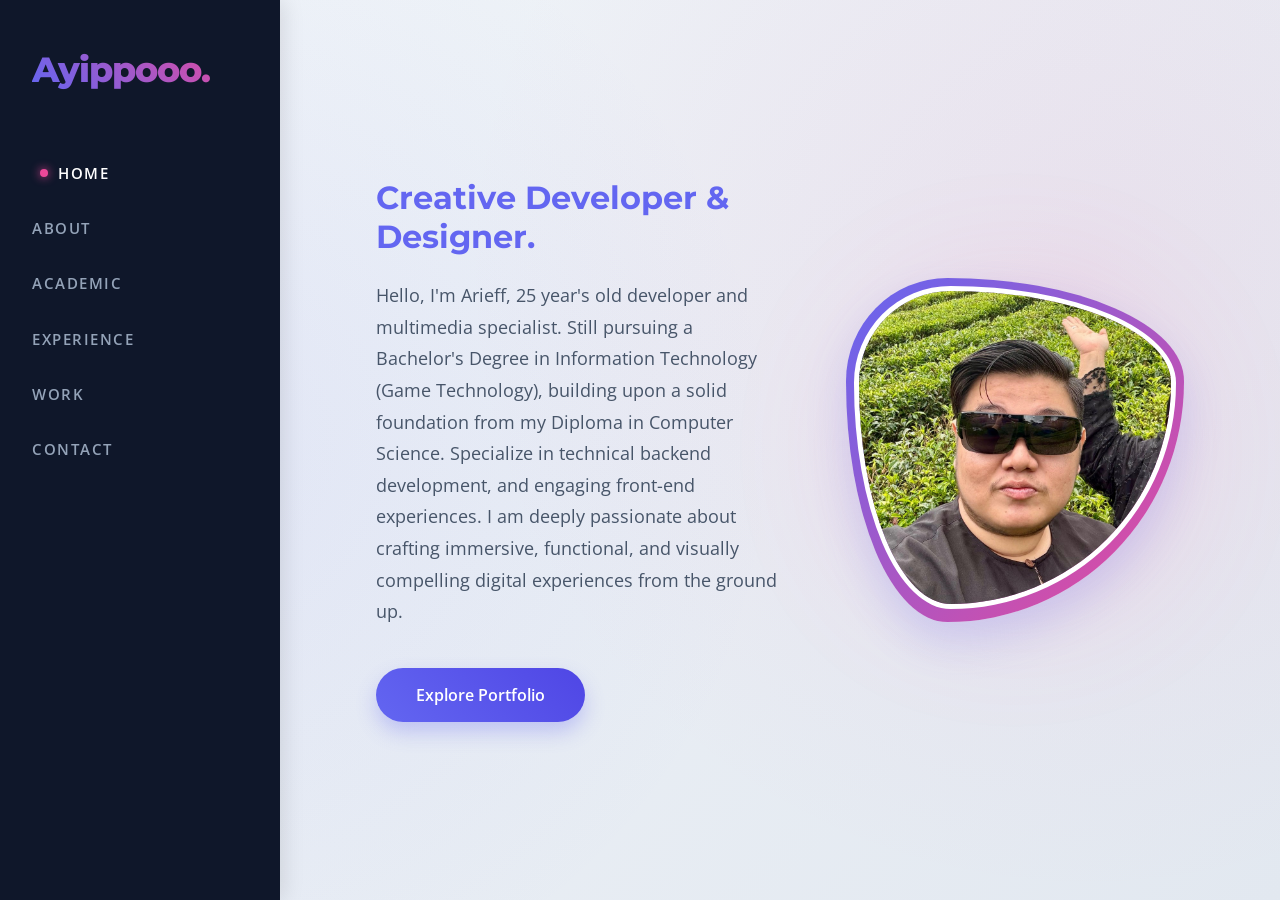
<file: portfolio/index.html>
<!DOCTYPE html>
<html lang="en">
<head>
    <meta charset="UTF-8">
    <meta name="viewport" content="width=device-width, initial-scale=1.0">
    <title>Home | Arieff</title>
    <link rel="stylesheet" href="style.css">
    <link href="https://fonts.googleapis.com/css2?family=Montserrat:wght@600;800&family=Open+Sans:wght@300;400;600&display=swap" rel="stylesheet">
</head>
<body>

    <aside class="sidebar">
        <div class="logo">Ayippooo.</div>
        <div class="hamburger">
            <span></span><span></span><span></span>
        </div>
        <ul class="nav-links">
            <li><a href="index.html" class="active">Home</a></li>
            <li><a href="about.html">About</a></li>
            <li><a href="academic.html">Academic</a></li>
            <li><a href="experience.html">Experience</a></li>
            <li><a href="work.html">Work</a></li>
            <li><a href="contact.html">Contact</a></li>
        </ul>
    </aside>

    <main class="content">
        <section class="hero reveal">
            <div class="hero-layout">
                <div class="hero-text">
                    <h2>Creative Developer & Designer.</h2>
                    <p>Hello, I'm Arieff, 25 year's old developer and multimedia specialist. Still pursuing a Bachelor's Degree in Information Technology (Game Technology), building upon a solid foundation from my Diploma in Computer Science. Specialize in technical backend development, and engaging front-end experiences. I am deeply passionate about crafting immersive, functional, and visually compelling digital experiences from the ground up.</p>
                    <div class="hero-actions">
                        <a href="work.html" class="btn-primary">Explore Portfolio</a>
                    </div>
                </div>
                
                <div class="hero-image-container">
                    <div class="profile-placeholder">
                        <img src="images/photo_2026-06-05_21-26-57.jpg" alt="Arieff Profile">
                    </div>
                </div>
            </div>
        </section>
    </main>

    <script src="script.js"></script>
</body>
</html>
</file>
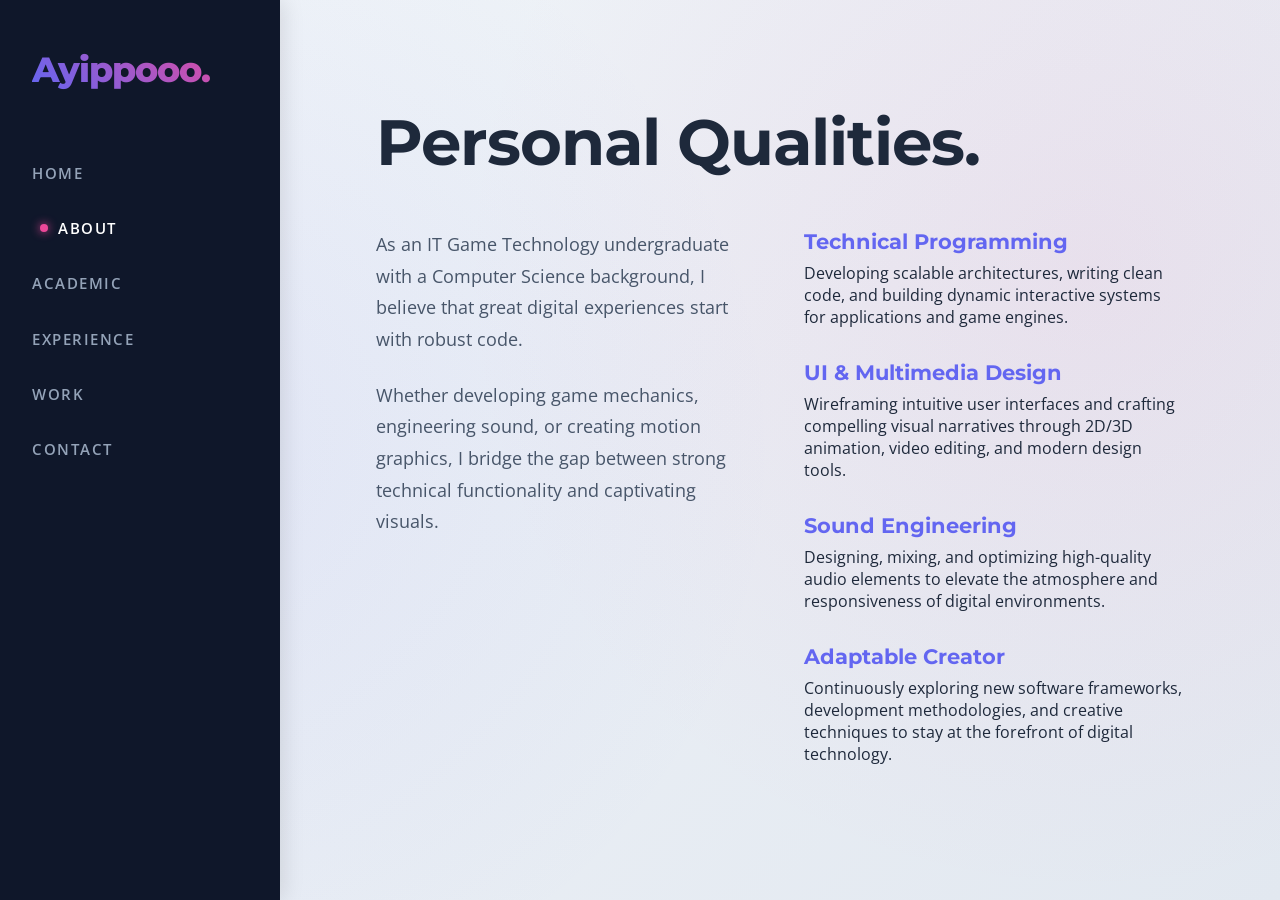
<file: portfolio/about.html>
<!DOCTYPE html>
<html lang="en">
<head>
    <meta charset="UTF-8">
    <meta name="viewport" content="width=device-width, initial-scale=1.0">
    <title>About | Arieff</title>
    <link rel="stylesheet" href="style.css">
    <link href="https://fonts.googleapis.com/css2?family=Montserrat:wght@600;800&family=Open+Sans:wght@300;400;600&display=swap" rel="stylesheet">
</head>
<body>

    <aside class="sidebar">
        <div class="logo">Ayippooo.</div>
        <div class="hamburger">
            <span></span><span></span><span></span>
        </div>
        <ul class="nav-links">
            <li><a href="index.html">Home</a></li>
            <li><a href="about.html" class="active">About</a></li>
            <li><a href="academic.html">Academic</a></li>
            <li><a href="experience.html">Experience</a></li>
            <li><a href="work.html">Work</a></li>
            <li><a href="contact.html">Contact</a></li>
        </ul>
    </aside>

    <main class="content">
        <section class="page-section reveal">
            <h1 class="page-title">Personal Qualities.</h1>
            <div class="grid-2">
                <div class="text-block">
                    <p>As an IT Game Technology undergraduate with a Computer Science background, I believe that great digital experiences start with robust code.</p>
                    <p>Whether developing game mechanics, engineering sound, or creating motion graphics, I bridge the gap between strong technical functionality and captivating visuals.</p>
                </div>
                <div class="features-block">
                    <div class="feature-card">
                        <h3>Technical Programming</h3>
                        <p>Developing scalable architectures, writing clean code, and building dynamic interactive systems for applications and game engines.</p>
                    </div>
                    <div class="feature-card">
                        <h3>UI & Multimedia Design</h3>
                        <p>Wireframing intuitive user interfaces and crafting compelling visual narratives through 2D/3D animation, video editing, and modern design tools.</p>
                    </div>
                    <div class="feature-card">
                        <h3>Sound Engineering</h3>
                        <p>Designing, mixing, and optimizing high-quality audio elements to elevate the atmosphere and responsiveness of digital environments.</p>
                    </div>
                    <div class="feature-card">
                        <h3>Adaptable Creator</h3>
                        <p>Continuously exploring new software frameworks, development methodologies, and creative techniques to stay at the forefront of digital technology.</p>
                    </div>
                </div>
            </div>
        </section>
    </main>

    <script src="script.js"></script>
</body>
</html>
</file>
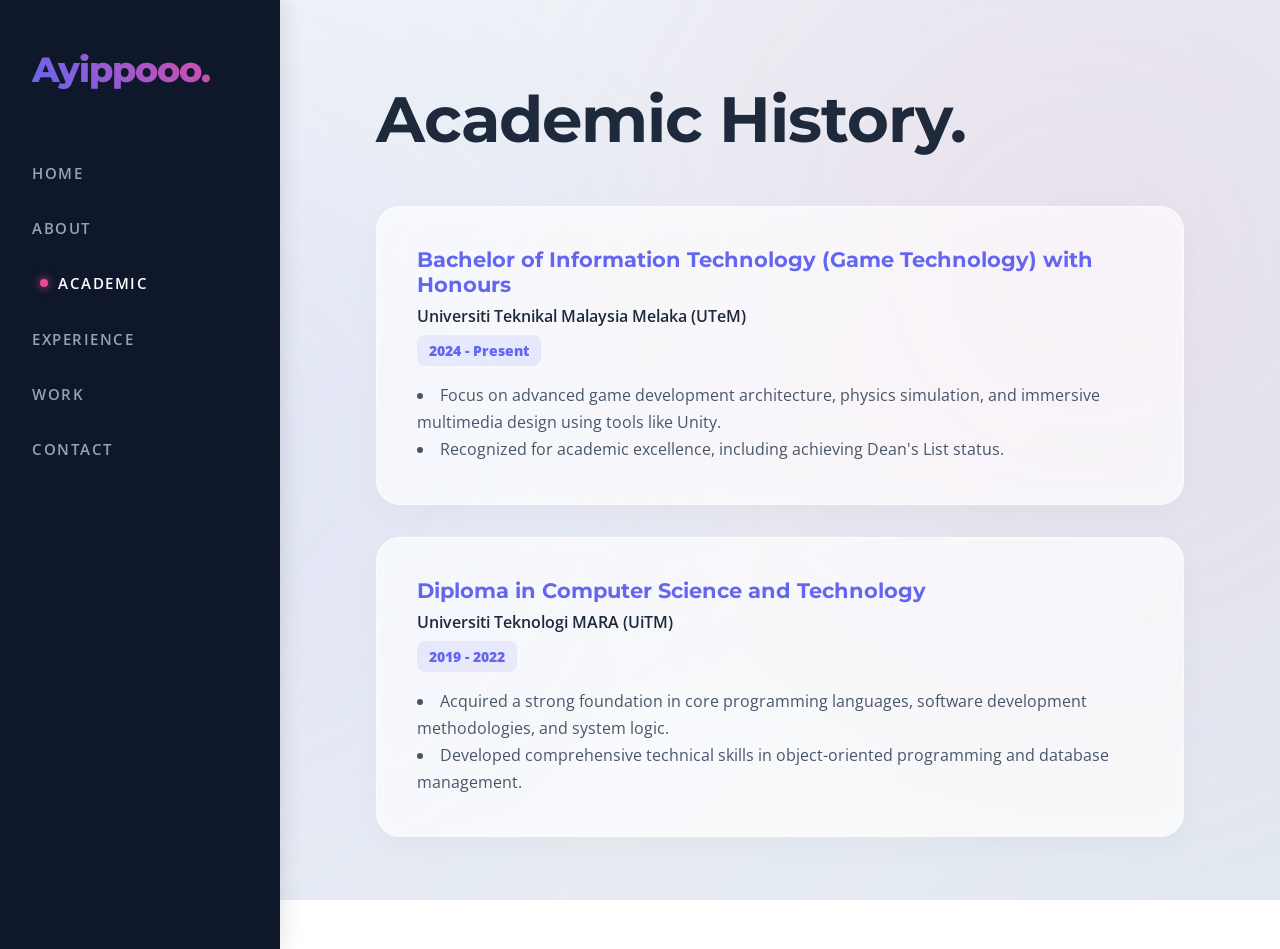
<file: portfolio/academic.html>
<!DOCTYPE html>
<html lang="en">
<head>
    <meta charset="UTF-8">
    <meta name="viewport" content="width=device-width, initial-scale=1.0">
    <title>Academic | Arieff</title>
    <link rel="stylesheet" href="style.css">
    <link href="https://fonts.googleapis.com/css2?family=Montserrat:wght@600;800&family=Open+Sans:wght@300;400;600&display=swap" rel="stylesheet">
</head>
<body>

    <aside class="sidebar">
        <div class="logo">Ayippooo.</div>
        <div class="hamburger">
            <span></span><span></span><span></span>
        </div>
        <ul class="nav-links">
            <li><a href="index.html">Home</a></li>
            <li><a href="about.html">About</a></li>
            <li><a href="academic.html" class="active">Academic</a></li>
            <li><a href="experience.html">Experience</a></li>
            <li><a href="work.html">Work</a></li>
            <li><a href="contact.html">Contact</a></li>
        </ul>
    </aside>

    <main class="content">
        <section class="page-section reveal">
            <h1 class="page-title">Academic History.</h1>
            <div class="timeline">
                <div class="timeline-item card">
                    <h3>Bachelor of Information Technology (Game Technology) with Honours</h3>
                    <h4>Universiti Teknikal Malaysia Melaka (UTeM)</h4>
                    <span class="date">2024 - Present</span>
                    <ul>
                        <li>Focus on advanced game development architecture, physics simulation, and immersive multimedia design using tools like Unity.</li>
                        <li>Recognized for academic excellence, including achieving Dean's List status.</li>
                    </ul>
                </div>
                <div class="timeline-item card">
                    <h3>Diploma in Computer Science and Technology</h3>
                    <h4>Universiti Teknologi MARA (UiTM)</h4>
                    <span class="date">2019 - 2022</span>
                    <ul>
                        <li>Acquired a strong foundation in core programming languages, software development methodologies, and system logic.</li>
                        <li>Developed comprehensive technical skills in object-oriented programming and database management.</li>
                    </ul>
                </div>
            </div>
        </section>
    </main>

    <script src="script.js"></script>
</body>
</html>
</file>
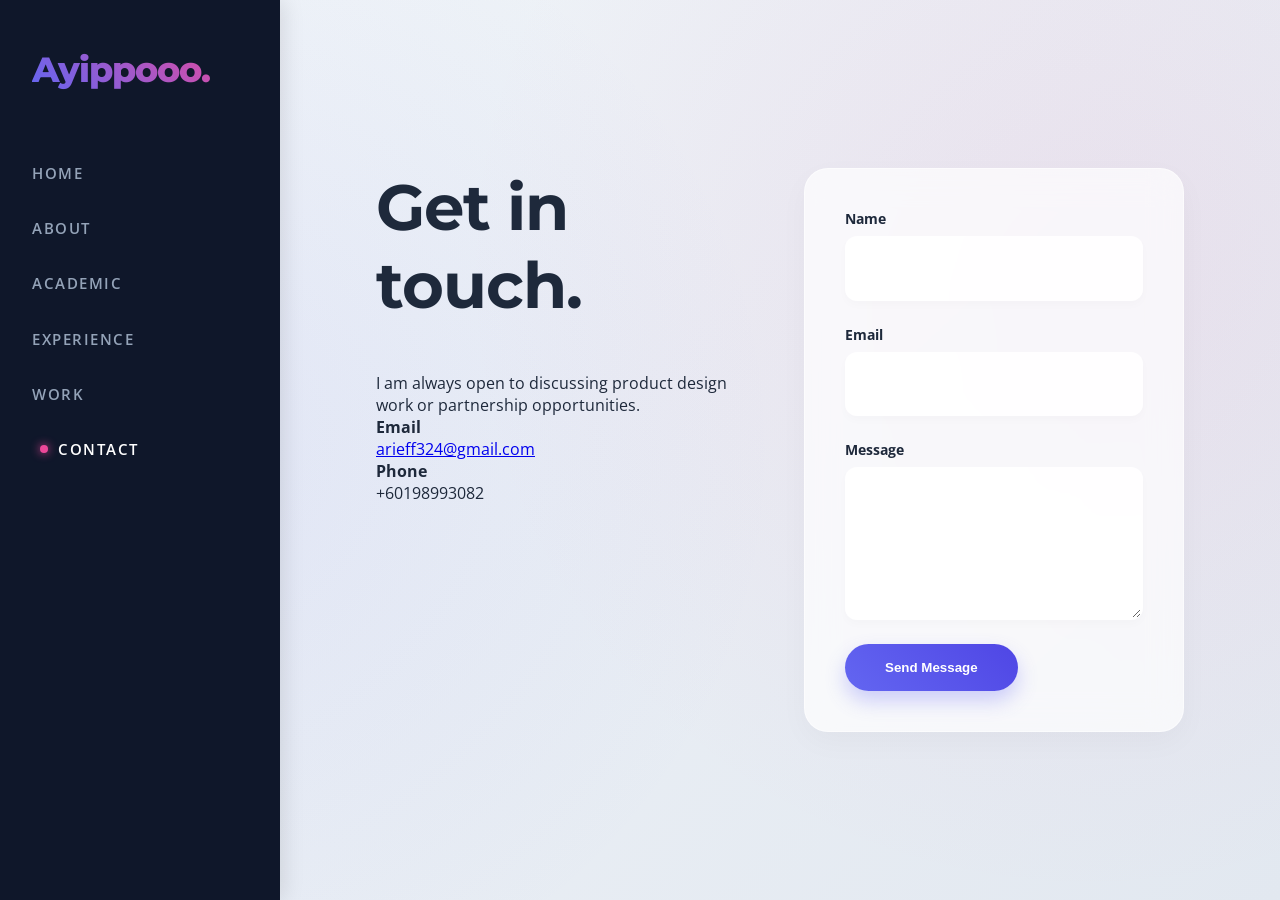
<file: portfolio/contact.html>
<!DOCTYPE html>
<html lang="en">
<head>
    <meta charset="UTF-8">
    <meta name="viewport" content="width=device-width, initial-scale=1.0">
    <title>Contact | Arieff</title>
    <link rel="stylesheet" href="style.css">
    <link href="https://fonts.googleapis.com/css2?family=Montserrat:wght@600;800&family=Open+Sans:wght@300;400;600&display=swap" rel="stylesheet">
</head>
<body>

    <aside class="sidebar">
        <div class="logo">Ayippooo.</div>
        <div class="hamburger">
            <span></span><span></span><span></span>
        </div>
        <ul class="nav-links">
            <li><a href="index.html">Home</a></li>
            <li><a href="about.html">About</a></li>
            <li><a href="academic.html">Academic</a></li>
            <li><a href="experience.html">Experience</a></li>
            <li><a href="work.html">Work</a></li>
            <li><a href="contact.html" class="active">Contact</a></li>
        </ul>
    </aside>

    <main class="content">
        <section class="page-section reveal">
            <div class="grid-2">
                <div>
                    <h1 class="page-title">Get in touch.</h1>
                    <p class="contact-desc">I am always open to discussing product design work or partnership opportunities.</p>
                    <div class="contact-info">
                        <h4>Email</h4>
                        <a href="mailto:arieff324@gmail.com">arieff324@gmail.com</a>
                        <h4>Phone</h4>
                        <p>+60198993082</p>
                    </div>
                </div>
                <div class="card form-card">
                    <form onsubmit="event.preventDefault(); alert('Message sent!');">
                        <div class="input-group">
                            <label>Name</label>
                            <input type="text" required>
                        </div>
                        <div class="input-group">
                            <label>Email</label>
                            <input type="email" required>
                        </div>
                        <div class="input-group">
                            <label>Message</label>
                            <textarea rows="5" required></textarea>
                        </div>
                        <button type="submit" class="btn-primary">Send Message</button>
                    </form>
                </div>
            </div>
        </section>
    </main>

    <script src="script.js"></script>
</body>
</html>
</file>
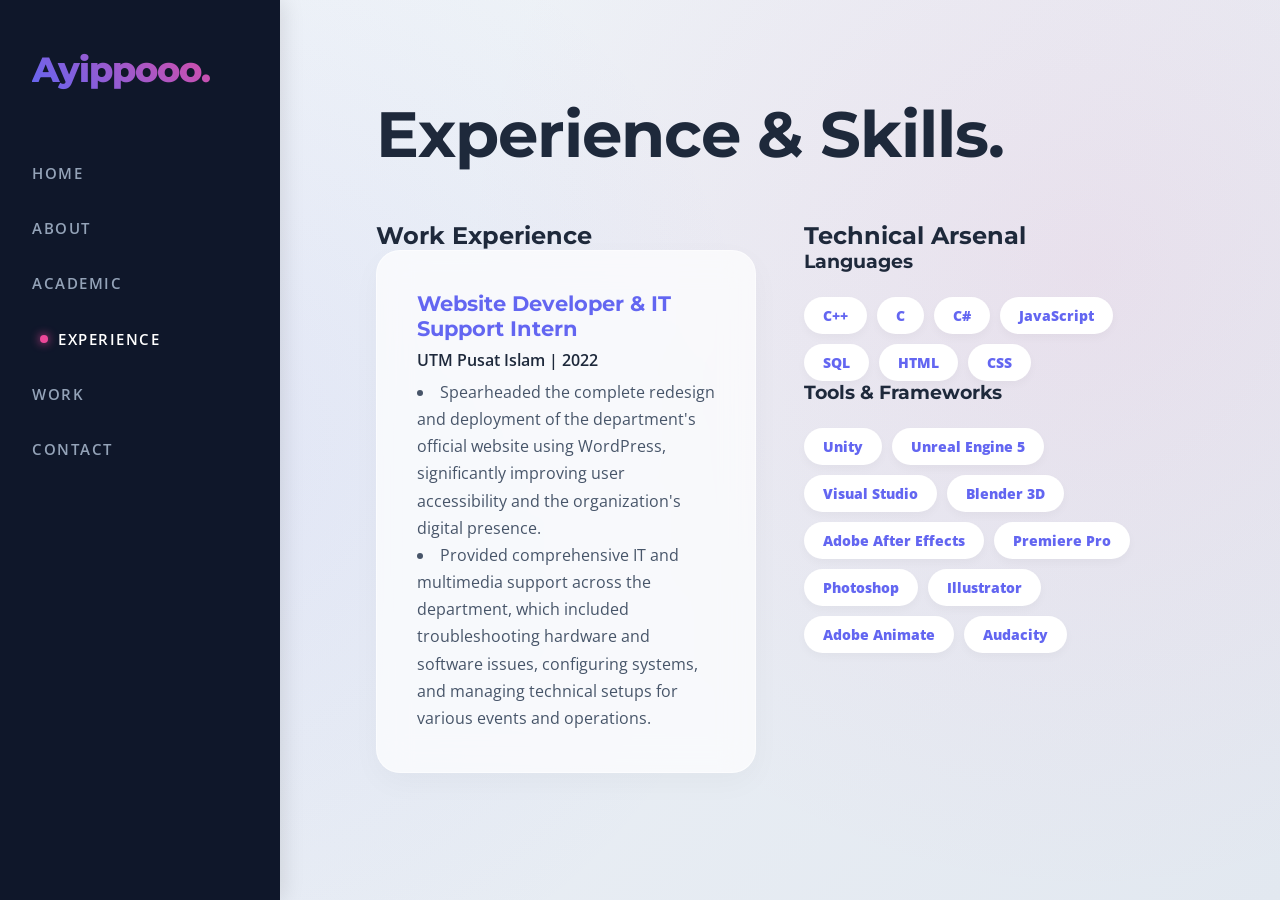
<file: portfolio/experience.html>
<!DOCTYPE html>
<html lang="en">
<head>
    <meta charset="UTF-8">
    <meta name="viewport" content="width=device-width, initial-scale=1.0">
    <title>Experience | Arieff</title>
    <link rel="stylesheet" href="style.css">
    <link href="https://fonts.googleapis.com/css2?family=Montserrat:wght@600;800&family=Open+Sans:wght@300;400;600&display=swap" rel="stylesheet">
</head>
<body>

    <aside class="sidebar">
        <div class="logo">Ayippooo.</div>
        <div class="hamburger">
            <span></span><span></span><span></span>
        </div>
        <ul class="nav-links">
            <li><a href="index.html">Home</a></li>
            <li><a href="about.html">About</a></li>
            <li><a href="academic.html">Academic</a></li>
            <li><a href="experience.html" class="active">Experience</a></li>
            <li><a href="work.html">Work</a></li>
            <li><a href="contact.html">Contact</a></li>
        </ul>
    </aside>

    <main class="content">
        <section class="page-section reveal">
            <h1 class="page-title">Experience & Skills.</h1>
            <div class="grid-2">
                <div class="experience-list">
                    <h2 class="section-subtitle">Work Experience</h2>
                    <div class="timeline-item card">
                        <h3>Website Developer & IT Support Intern</h3>
                        <h4>UTM Pusat Islam | 2022</h4>
                        <ul>
                            <li>Spearheaded the complete redesign and deployment of the department's official website using WordPress, significantly improving user accessibility and the organization's digital presence.</li>
                            <li>Provided comprehensive IT and multimedia support across the department, which included troubleshooting hardware and software issues, configuring systems, and managing technical setups for various events and operations.</li>
                        </ul>
                    </div>
                </div>
                <div class="skills-list">
                    <h2 class="section-subtitle">Technical Arsenal</h2>
                    <div class="skill-category">
                        <h3>Languages</h3>
                        <div class="tags">
                            <span>C++</span><span>C</span><span>C#</span><span>JavaScript</span><span>SQL</span><span>HTML</span><span>CSS</span>
                        </div>
                    </div>
                    <div class="skill-category">
                        <h3>Tools & Frameworks</h3>
                        <div class="tags">
                            <span>Unity</span><span>Unreal Engine 5</span><span>Visual Studio</span><span>Blender 3D</span><span>Adobe After Effects</span><span>Premiere Pro</span><span>Photoshop</span><span>Illustrator</span><span>Adobe Animate</span><span>Audacity</span>
                        </div>
                    </div>
                </div>
            </div>
        </section>
    </main>

    <script src="script.js"></script>
</body>
</html>
</file>
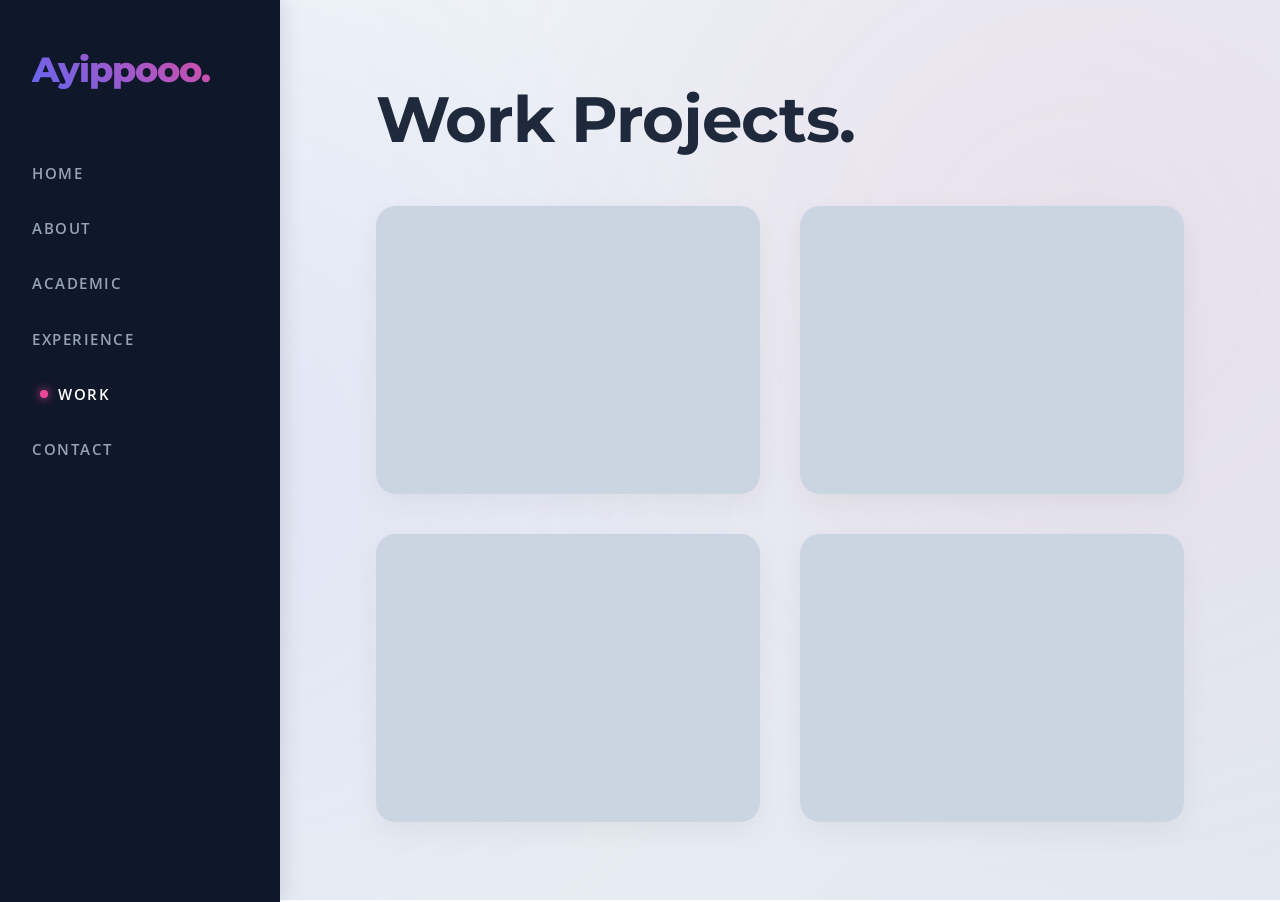
<file: portfolio/work.html>
<!DOCTYPE html>
<html lang="en">
<head>
    <meta charset="UTF-8">
    <meta name="viewport" content="width=device-width, initial-scale=1.0">
    <title>Work | Arieff</title>
    <link rel="stylesheet" href="style.css">
    <link href="https://fonts.googleapis.com/css2?family=Montserrat:wght@600;800&family=Open+Sans:wght@300;400;600&display=swap" rel="stylesheet">
    
    <style>
        /* Forces the 2x2 Grid on desktop */
        .work-grid {
            display: grid;
            grid-template-columns: repeat(2, 1fr);
            gap: 2.5rem;
        }

        /* Video Preview Styling */
        .work-thumb video {
            width: 100%;
            height: 100%;
            object-fit: cover;
            transition: transform 0.6s ease;
        }
        .work-item:hover .work-thumb video {
            transform: scale(1.05);
        }

        /* CSS-only Image Slideshow for the Website Preview */
        .preview-slideshow {
            position: relative;
            width: 100%;
            height: 100%;
            background: #cbd5e1;
        }
        .preview-slideshow img {
            position: absolute;
            top: 0; left: 0;
            width: 100%;
            height: 100%;
            object-fit: cover;
            opacity: 0;
            animation: slideFade 9s infinite;
            transition: transform 0.6s ease;
        }
        .work-item:hover .preview-slideshow img {
            transform: scale(1.05);
        }
        /* Stagger the animations for 3 images */
        .preview-slideshow img:nth-child(1) { animation-delay: 0s; }
        .preview-slideshow img:nth-child(2) { animation-delay: 3s; }
        .preview-slideshow img:nth-child(3) { animation-delay: 6s; }

        @keyframes slideFade {
            0%, 28% { opacity: 1; z-index: 2; }
            33%, 95% { opacity: 0; z-index: 1; }
            100% { opacity: 1; z-index: 2; }
        }

        /* Custom scrollbar for the modal image gallery */
        .modal-gallery {
            max-height: 50vh;
            overflow-y: auto;
            padding-right: 10px;
            display: flex;
            flex-direction: column;
            gap: 15px;
            border-radius: 12px;
        }
        .modal-gallery::-webkit-scrollbar { width: 8px; }
        .modal-gallery::-webkit-scrollbar-track { background: var(--bg-gradient); border-radius: 10px; }
        .modal-gallery::-webkit-scrollbar-thumb { background: var(--accent); border-radius: 10px; }
        .modal-gallery img {
            width: 100%;
            border-radius: 8px;
            border: 1px solid var(--border);
        }

        @media (max-width: 900px) {
            .work-grid { grid-template-columns: 1fr; }
        }
    </style>
</head>
<body>

    <aside class="sidebar">
        <div class="logo">Ayippooo.</div>
        <div class="hamburger">
            <span></span><span></span><span></span>
        </div>
        <ul class="nav-links">
            <li><a href="index.html">Home</a></li>
            <li><a href="about.html">About</a></li>
            <li><a href="academic.html">Academic</a></li>
            <li><a href="experience.html">Experience</a></li>
            <li><a href="work.html" class="active">Work</a></li>
            <li><a href="contact.html">Contact</a></li>
        </ul>
    </aside>

    <main class="content">
        <section class="page-section reveal">
            <h1 class="page-title">Work Projects.</h1>
            <div class="work-grid">
                
                <!-- Project 1: Bite's Burger -->
                <a href="#" class="work-item" 
                   data-title="Bite's Burger Inventory System" 
                   data-tech="System Architecture / Database" 
                   data-desc="A well-organized and systematic platform developed as a workshop project. The inventory system features robust data management, an intuitive interface for tracking stock, and reliable back-end architecture to ensure smooth daily operations."
                   data-type="gallery"
                   data-media="images/Screenshot 2026-06-05 002306.png,images/Screenshot 2026-06-05 002327.png,images/Screenshot 2026-06-05 002347.png,images/Screenshot 2026-06-05 002418.png,images/Screenshot 2026-06-05 002425.png,images/Screenshot 2026-06-05 002431.png">
                    <div class="work-thumb">
                        <video autoplay loop muted playsinline src="images/Workshop 1 arep.mp4"></video>
                        <div class="work-overlay">
                            <h3>Bite's Burger System</h3>
                            <p>System Architecture / Database</p>
                        </div>
                    </div>
                </a>

                <!-- Project 2: Blender -->
                <a href="#" class="work-item" 
                   data-title="Commercial Motion Graphics" 
                   data-tech="Blender / Modling & Animating" 
                   data-desc="Commercial 3D modeling and animation project demonstrating advanced rendering techniques, lighting setups, and fluid motion graphics integration."
                   data-type="video"
                   data-media="images/3d blender arep.mp4">
                    <div class="work-thumb">
                        <video autoplay loop muted playsinline src="images/3d blender arep.mp4"></video>
                        <div class="work-overlay">
                            <h3>3D Animation</h3>
                            <p>Blender / Animating</p>
                        </div>
                    </div>
                </a>

                <!-- Project 3: Website -->
                <a href="#" class="work-item" 
                   data-title="Personal Portfolio Website" 
                   data-tech="HTML / CSS / JavaScript" 
                   data-desc="A fully responsive, dual-tone glassmorphism portfolio designed for creative professionals. Features interactive UI elements, scroll animations, dynamic image galleries, and an optimized layout architecture for both mobile and desktop environments."
                   data-type="gallery"
                   data-media="images/photo_1_2026-06-05_21-26-44.jpg,images/photo_2_2026-06-05_21-26-44.jpg,images/photo_3_2026-06-05_21-26-44.jpg,images/photo_4_2026-06-05_21-26-44.jpg">
                    <div class="work-thumb">
                        <!-- Slideshow Preview -->
                        <div class="preview-slideshow">
                            <img src="images/photo_1_2026-06-05_21-26-44.jpg" alt="Website Preview 1">
                            <img src="images/photo_2_2026-06-05_21-26-44.jpg" alt="Website Preview 2">
                            <img src="images/photo_3_2026-06-05_21-26-44.jpg" alt="Website Preview 3">
                            <img src="images/photo_4_2026-06-05_21-26-44.jpg" alt="Website Preview 4">
                        </div>
                        <div class="work-overlay">
                            <h3>Portfolio UI/UX</h3>
                            <p>HTML / CSS / JS</p>
                        </div>
                    </div>
                </a>

                <!-- Project 4: Hantu Teh O -->
                <a href="#" class="work-item" 
                   data-title="Hantu Teh O" 
                   data-tech="2D Side-scroller / Game Design" 
                   data-desc="A 2D side-scrolling platformer focusing on custom level design and fluid entity mechanics. Features custom flat vector art assets, including localized shoplots and pavement backgrounds, alongside carefully calibrated camera tracking systems."
                   data-type="video"
                   data-media="images/Hantu-Teh-O.mp4">
                    <div class="work-thumb">
                        <video autoplay loop muted playsinline src="images/Hantu-Teh-O.mp4"></video>
                        <div class="work-overlay">
                            <h3>Hantu Teh O</h3>
                            <p>2D Side-scroller / Level Design</p>
                        </div>
                    </div>
                </a>

            </div>
        </section>
    </main>

    <!-- Modal -->
    <div id="project-modal" class="modal">
        <div class="modal-content">
            <span class="close-btn">&times;</span>
            
            <!-- Dynamic Visual Container (Injected by JS below) -->
            <div id="modal-visual" style="margin-bottom: 2rem;"></div>
            
            <h2 id="modal-title">Project Title</h2>
            <h4 id="modal-tech">Tech Stack</h4>
            <p id="modal-desc">Description goes here...</p>
        </div>
    </div>

    <!-- Base Script for Sidebar/Animations -->
    <script src="script.js"></script>

    <!-- Custom Modal Logic for Gallery vs Video -->
    <script>
        document.addEventListener('DOMContentLoaded', () => {
            const modal = document.getElementById('project-modal');
            const visualContainer = document.getElementById('modal-visual');
            const modalTitle = document.getElementById('modal-title');
            const modalTech = document.getElementById('modal-tech');
            const modalDesc = document.getElementById('modal-desc');
            const closeBtn = document.querySelector('.close-btn');

            document.querySelectorAll('.work-item').forEach(item => {
                item.addEventListener('click', function(e) {
                    e.preventDefault(); 
                    
                    // Set Text Data
                    modalTitle.innerText = this.getAttribute('data-title');
                    modalTech.innerText = this.getAttribute('data-tech');
                    modalDesc.innerText = this.getAttribute('data-desc');

                    // Handle Dynamic Media (Video vs Gallery)
                    const mediaType = this.getAttribute('data-type');
                    const mediaFiles = this.getAttribute('data-media');
                    visualContainer.innerHTML = ''; // Clear previous

                    if (mediaType === 'video') {
                        // Inject Video Player
                        visualContainer.innerHTML = `
                            <div class="modal-visual card" style="padding:0; overflow:hidden; border:none;">
                                <video src="${mediaFiles}" autoplay loop muted playsinline style="width:100%; height:100%; object-fit:cover;"></video>
                            </div>
                        `;
                    } else if (mediaType === 'gallery') {
                        // Inject Scrollable Image Gallery
                        const images = mediaFiles.split(',');
                        let imgTags = images.map(src => `<img src="${src}" alt="Project Screenshot">`).join('');
                        visualContainer.innerHTML = `
                            <div class="modal-gallery">
                                ${imgTags}
                            </div>
                        `;
                    }

                    // Show Modal
                    modal.style.display = 'flex'; 
                });
            });

            // Close Logic
            const closeModal = () => {
                modal.style.display = 'none';
                visualContainer.innerHTML = ''; // Stop video playback when closed
            };

            closeBtn.addEventListener('click', closeModal);
            window.addEventListener('click', (e) => {
                if (e.target === modal) closeModal();
            });
        });
    </script>
</body>
</html>
</file>
<file: portfolio/style.css>
:root {
    --bg-gradient: linear-gradient(135deg, #f1f5f9 0%, #e2e8f0 100%);
    --sidebar-bg: #0f172a; 
    --sidebar-text: #94a3b8;
    --text-main: #1e293b;
    --text-light: #475569;
    
    --accent: #6366f1; 
    --accent-hover: #4f46e5;
    --accent-secondary: #ec4899; 
    
    --card-bg: rgba(255, 255, 255, 0.7);
    --border: rgba(255, 255, 255, 0.5);
}

* {
    margin: 0;
    padding: 0;
    box-sizing: border-box;
    overflow-wrap: break-word; 
    word-wrap: break-word;
}

body {
    font-family: 'Open Sans', sans-serif;
    background-image: var(--bg-gradient);
    background-attachment: fixed;
    color: var(--text-main);
    display: flex;
    min-height: 100vh;
    overflow-x: hidden;
    animation: fadeIn 0.6s ease forwards;
}

body::before {
    content: '';
    position: fixed;
    top: 0; left: 0;
    width: 100vw; height: 100vh;
    background: radial-gradient(circle at 15% 50%, rgba(99, 102, 241, 0.08) 0%, transparent 50%),
                radial-gradient(circle at 85% 30%, rgba(236, 72, 153, 0.08) 0%, transparent 50%);
    z-index: -1;
    pointer-events: none;
}

h1, h2, h3, .logo {
    font-family: 'Montserrat', sans-serif;
}

body.page-exit {
    animation: fadeOut 0.4s forwards;
}

@keyframes fadeIn {
    from { opacity: 0; transform: translateY(15px); }
    to { opacity: 1; transform: translateY(0); }
}

@keyframes fadeOut {
    from { opacity: 1; transform: translateY(0); }
    to { opacity: 0; transform: translateY(-15px); }
}

.sidebar {
    width: 280px;
    height: 100%;
    background: var(--sidebar-bg);
    position: fixed;
    top: 0;
    left: 0;
    padding: 3rem 2rem;
    display: flex;
    flex-direction: column;
    z-index: 1000;
    box-shadow: 4px 0 20px rgba(0,0,0,0.1);
}

.logo {
    font-size: 2.2rem;
    font-weight: 800;
    background: linear-gradient(45deg, var(--accent), var(--accent-secondary));
    -webkit-background-clip: text;
    -webkit-text-fill-color: transparent;
    margin-bottom: 4rem;
    letter-spacing: -1px;
}

.nav-links {
    list-style: none;
    display: flex;
    flex-direction: column;
    gap: 1.2rem;
}

.nav-links a {
    text-decoration: none;
    color: var(--sidebar-text);
    font-weight: 600;
    font-size: 0.95rem;
    text-transform: uppercase;
    letter-spacing: 1.5px;
    transition: all 0.3s ease;
    display: flex;
    align-items: center;
    padding: 0.5rem 0;
}

.nav-links a:hover, .nav-links a.active {
    color: #ffffff;
    transform: translateX(8px);
}

.nav-links a.active::before {
    content: '';
    display: inline-block;
    width: 8px;
    height: 8px;
    background: var(--accent-secondary);
    border-radius: 50%;
    margin-right: 10px;
    box-shadow: 0 0 10px var(--accent-secondary);
}

.hamburger {
    display: none;
}

.content {
    margin-left: 280px;
    width: calc(100% - 280px);
    padding: 5rem 6rem;
    display: flex;
    flex-direction: column;
    justify-content: center;
    min-height: 100vh;
}

.page-title {
    font-size: clamp(2.5rem, 5vw, 4rem);
    margin-bottom: 3rem;
    color: var(--text-main);
    letter-spacing: -1px;
}

.grid-2 {
    display: grid;
    grid-template-columns: 1fr 1fr;
    gap: 3rem;
}

.card {
    background: var(--card-bg);
    backdrop-filter: blur(16px);
    -webkit-backdrop-filter: blur(16px);
    padding: 2.5rem;
    border-radius: 24px;
    box-shadow: 0 10px 30px rgba(0,0,0,0.03);
    border: 1px solid var(--border);
    transition: transform 0.4s ease, box-shadow 0.4s ease;
}

.card:hover {
    transform: translateY(-5px);
    box-shadow: 0 20px 40px rgba(99, 102, 241, 0.08);
}

.text-block p {
    font-size: 1.1rem;
    line-height: 1.8;
    color: var(--text-light);
    margin-bottom: 1.5rem;
}

.feature-card, .timeline-item {
    margin-bottom: 2rem;
}

.feature-card h3, .timeline-item h3 {
    color: var(--accent);
    margin-bottom: 0.5rem;
    font-size: 1.3rem;
}

.timeline-item h4 {
    color: var(--text-main);
    font-weight: 600;
    margin-bottom: 0.5rem;
}

.timeline-item .date {
    display: inline-block;
    padding: 6px 12px;
    background: rgba(99, 102, 241, 0.1);
    color: var(--accent);
    border-radius: 8px;
    font-size: 0.85rem;
    font-weight: 800;
    margin-bottom: 1rem;
}

.timeline-item ul {
    list-style-position: inside;
    color: var(--text-light);
    line-height: 1.7;
}

.tags {
    display: flex;
    flex-wrap: wrap;
    gap: 10px;
    margin-top: 1.5rem;
}

.tags span {
    background: #ffffff;
    color: var(--accent);
    padding: 8px 18px;
    border-radius: 30px;
    font-size: 0.85rem;
    font-weight: 800;
    box-shadow: 0 4px 10px rgba(0,0,0,0.03);
    border: 1px solid var(--border);
}

.btn-primary {
    display: inline-flex;
    justify-content: center;
    align-items: center;
    background: linear-gradient(45deg, var(--accent), var(--accent-hover));
    color: #fff;
    padding: 1rem 2.5rem;
    border-radius: 50px;
    text-decoration: none;
    font-weight: 600;
    border: none;
    cursor: pointer;
    transition: all 0.3s ease;
    box-shadow: 0 10px 20px rgba(99, 102, 241, 0.3);
}

.btn-primary:hover {
    transform: translateY(-3px);
    box-shadow: 0 15px 25px rgba(99, 102, 241, 0.4);
}

.work-grid {
    display: grid;
    grid-template-columns: repeat(auto-fit, minmax(280px, 1fr));
    gap: 2.5rem;
}

.work-item {
    text-decoration: none;
    border-radius: 20px;
    overflow: hidden;
    display: block;
    box-shadow: 0 10px 30px rgba(0,0,0,0.05);
}

.work-thumb {
    position: relative;
    aspect-ratio: 4/3;
    background: #cbd5e1;
    overflow: hidden;
}

.thumb-placeholder {
    width: 100%;
    height: 100%;
    display: flex;
    align-items: center;
    justify-content: center;
    font-size: 1.5rem;
    color: #64748b;
    background: linear-gradient(135deg, #e2e8f0, #cbd5e1);
}

.work-overlay {
    position: absolute;
    top: 0; left: 0; width: 100%; height: 100%;
    background: linear-gradient(to top, rgba(15, 23, 42, 0.9), rgba(15, 23, 42, 0.4));
    display: flex;
    flex-direction: column;
    justify-content: flex-end;
    align-items: flex-start;
    padding: 2rem;
    opacity: 0;
    transition: opacity 0.4s ease;
    color: #fff;
}

.work-thumb:hover .work-overlay {
    opacity: 1;
}

.work-overlay h3 {
    font-size: 1.5rem;
    transform: translateY(20px);
    transition: transform 0.4s ease;
}

.work-overlay p {
    color: #94a3b8;
    transform: translateY(20px);
    transition: transform 0.4s ease 0.1s;
}

.work-thumb:hover .work-overlay h3,
.work-thumb:hover .work-overlay p {
    transform: translateY(0);
}

.modal {
    display: none;
    position: fixed;
    z-index: 2000;
    top: 0; left: 0; width: 100%; height: 100%;
    background: rgba(15, 23, 42, 0.8);
    backdrop-filter: blur(8px);
    justify-content: center;
    align-items: center;
    padding: 20px;
}

.modal-content {
    background: #ffffff;
    padding: 3rem;
    border-radius: 24px;
    width: 100%;
    max-width: 650px;
    max-height: 90vh; 
    overflow-y: auto; 
    position: relative;
    box-shadow: 0 25px 50px rgba(0,0,0,0.25);
    animation: slideUp 0.4s cubic-bezier(0.16, 1, 0.3, 1);
}

.modal-content::-webkit-scrollbar { width: 6px; }
.modal-content::-webkit-scrollbar-thumb { background: var(--accent); border-radius: 10px; }

@keyframes slideUp {
    from { opacity: 0; transform: translateY(40px) scale(0.95); }
    to { opacity: 1; transform: translateY(0) scale(1); }
}

.close-btn {
    position: absolute;
    top: 20px; right: 25px;
    font-size: 2.5rem;
    line-height: 1;
    cursor: pointer;
    color: #94a3b8;
    transition: color 0.3s;
    z-index: 10;
}

.close-btn:hover { color: var(--accent-secondary); }

.modal-visual {
    width: 100%;
    aspect-ratio: 16/9;
    background: var(--bg-gradient);
    border-radius: 12px;
    display: flex;
    align-items: center;
    justify-content: center;
    margin-bottom: 2rem;
    color: var(--text-light);
    border: 1px solid var(--border);
}

#modal-title { margin-bottom: 0.5rem; font-size: 2rem; }
#modal-tech { color: var(--accent); margin-bottom: 1.5rem; font-weight: 700; letter-spacing: 1px; }
#modal-desc { line-height: 1.8; color: var(--text-light); }

.input-group {
    margin-bottom: 1.5rem;
    display: flex;
    flex-direction: column;
}

.input-group label {
    margin-bottom: 0.5rem;
    font-weight: 700;
    font-size: 0.9rem;
    color: var(--text-main);
}

.input-group input, .input-group textarea {
    padding: 1.2rem;
    background: rgba(255, 255, 255, 0.9);
    border: 2px solid transparent;
    border-radius: 12px;
    font-family: inherit;
    font-size: 1rem;
    outline: none;
    box-shadow: 0 4px 10px rgba(0,0,0,0.02);
    transition: all 0.3s ease;
    resize: vertical;
}

.input-group input:focus, .input-group textarea:focus {
    border-color: var(--accent);
    background: #ffffff;
    box-shadow: 0 4px 15px rgba(99, 102, 241, 0.1);
}

.reveal {
    opacity: 0;
    transform: translateY(40px);
    transition: all 0.8s cubic-bezier(0.16, 1, 0.3, 1);
}

.reveal.active {
    opacity: 1;
    transform: translateY(0);
}

.hero-layout {
    display: flex;
    align-items: center;
    justify-content: space-between;
    gap: 4rem;
    width: 100%;
    max-width: 1200px;
}

.hero-text {
    flex: 1.2;
}

.hero-text h1 {
    font-size: clamp(2.5rem, 5vw, 5rem);
    color: var(--text-main);
    line-height: 1.1;
    letter-spacing: -2px;
    margin-bottom: 0.5rem;
}

.hero-text h2 {
    font-size: clamp(1.2rem, 2.5vw, 2rem);
    color: var(--accent);
    margin-bottom: 1.5rem;
}

.hero-text p {
    font-size: 1.1rem;
    line-height: 1.8;
    color: var(--text-light);
    margin-bottom: 2.5rem;
    max-width: 600px;
}

.hero-image-container {
    flex: 1;
    display: flex;
    justify-content: center;
    align-items: center;
    position: relative;
}

.profile-placeholder {
    width: 100%;
    max-width: 380px;
    aspect-ratio: 1/1;
    border-radius: 30% 70% 70% 30% / 30% 30% 70% 70%;
    background: linear-gradient(135deg, var(--accent), var(--accent-secondary));
    padding: 8px;
    box-shadow: 0 20px 40px rgba(99, 102, 241, 0.2);
    animation: morph 8s ease-in-out infinite;
    position: relative;
    z-index: 2;
}

.profile-placeholder img {
    width: 100%;
    height: 100%;
    object-fit: cover;
    border-radius: inherit;
    background-color: var(--sidebar-bg);
    border: 5px solid #ffffff;
}

.hero-image-container::before {
    content: '';
    position: absolute;
    width: 80%;
    height: 80%;
    background: var(--accent-secondary);
    filter: blur(80px);
    opacity: 0.2;
    border-radius: 50%;
    z-index: 1;
    animation: pulse 4s ease-in-out infinite alternate;
}

@keyframes morph {
    0% { border-radius: 30% 70% 70% 30% / 30% 30% 70% 70%; }
    25% { border-radius: 58% 42% 75% 25% / 76% 46% 54% 24%; }
    50% { border-radius: 50% 50% 33% 67% / 55% 27% 73% 45%; }
    75% { border-radius: 33% 67% 58% 42% / 63% 68% 32% 37%; }
    100% { border-radius: 30% 70% 70% 30% / 30% 30% 70% 70%; }
}

@keyframes pulse {
    0% { transform: scale(1); opacity: 0.1; }
    100% { transform: scale(1.1); opacity: 0.3; }
}

@media (max-width: 1000px) {
    body { flex-direction: column; }
    
    .sidebar {
        width: 100%;
        height: 80px;
        flex-direction: row;
        justify-content: space-between;
        align-items: center;
        padding: 0 1.5rem;
        box-shadow: 0 4px 20px rgba(0,0,0,0.1);
    }
    
    .logo { 
        margin-bottom: 0; 
        font-size: 1.6rem;
    }
    
    .content {
        margin-left: 0;
        width: 100%;
        padding: 100px 1.5rem 3rem;
    }

    .hero-layout {
        flex-direction: column-reverse;
        text-align: center;
        gap: 2rem;
        margin-top: 1rem;
    }

    .hero-text h1 { 
        font-size: clamp(2rem, 8vw, 3rem); 
        margin-bottom: 10px;
    }
    
    .hero-text h2 { 
        font-size: clamp(1.2rem, 5vw, 1.5rem); 
    }

    .hero-text p {
        font-size: 1rem;
        line-height: 1.6;
        margin: 0 auto 2.5rem auto;
    }

    .hero-actions {
        display: flex;
        justify-content: center;
    }

    .profile-placeholder {
        max-width: 250px; 
    }

    .hamburger {
        display: flex;
        flex-direction: column;
        justify-content: center;
        gap: 6px;
        cursor: pointer;
        z-index: 1001;
        width: 30px;
        height: 24px;
    }

    .hamburger span {
        display: block;
        width: 100%;
        height: 3px;
        background: #ffffff;
        border-radius: 3px;
        transition: all 0.3s ease-in-out;
        transform-origin: left center;
    }

    .hamburger span.rotate-down { transform: rotate(45deg); }
    .hamburger span.hide { opacity: 0; }
    .hamburger span.rotate-up { transform: rotate(-45deg); }

    .nav-links {
        position: fixed;
        top: 80px;
        left: 0;
        width: 100%;
        background: var(--sidebar-bg);
        flex-direction: column;
        align-items: center;
        padding: 0;
        max-height: 0;
        overflow: hidden;
        opacity: 0;
        transition: all 0.4s ease;
        border-top: 1px solid rgba(255,255,255,0.05);
    }

    .nav-links.nav-active {
        max-height: 500px;
        opacity: 1;
        padding: 1.5rem 0;
        box-shadow: 0 10px 20px rgba(0,0,0,0.2);
    }

    .nav-links a.active::before { display: none; }
    .nav-links a:hover, .nav-links a.active { transform: translateX(0); color: var(--accent); }

    .grid-2 { grid-template-columns: 1fr; gap: 2rem; }
    .work-grid { grid-template-columns: 1fr; gap: 1.5rem; } 
    
    .page-title { 
        font-size: 2.2rem; 
        text-align: center; 
        margin-bottom: 2rem; 
    }
    
    .card { padding: 1.5rem; } 

    .modal { padding: 15px; }
    .modal-content { 
        padding: 1.5rem; 
        border-radius: 16px; 
    }
    .close-btn { 
        top: 15px; 
        right: 15px; 
        font-size: 2rem; 
    }
    #modal-title { font-size: 1.5rem; }
    #modal-desc { font-size: 0.95rem; line-height: 1.6; }
}
</file>
